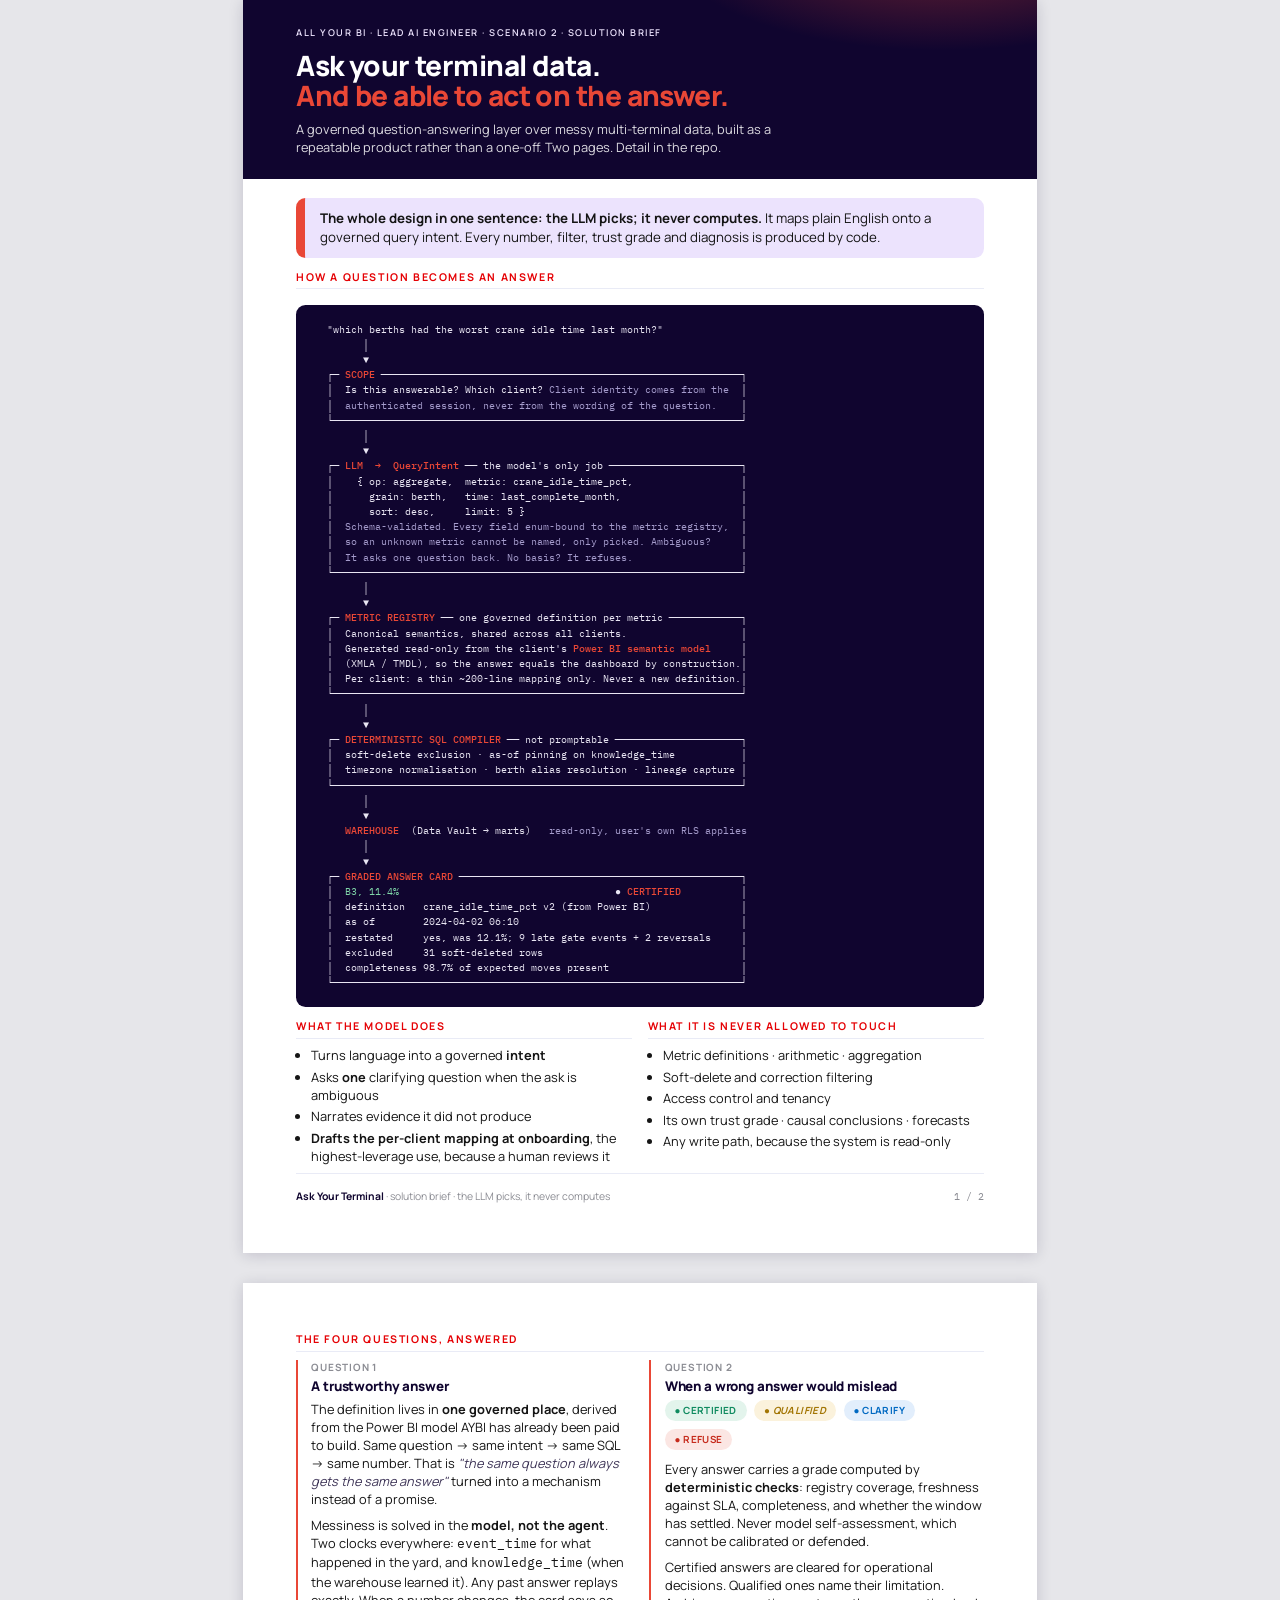
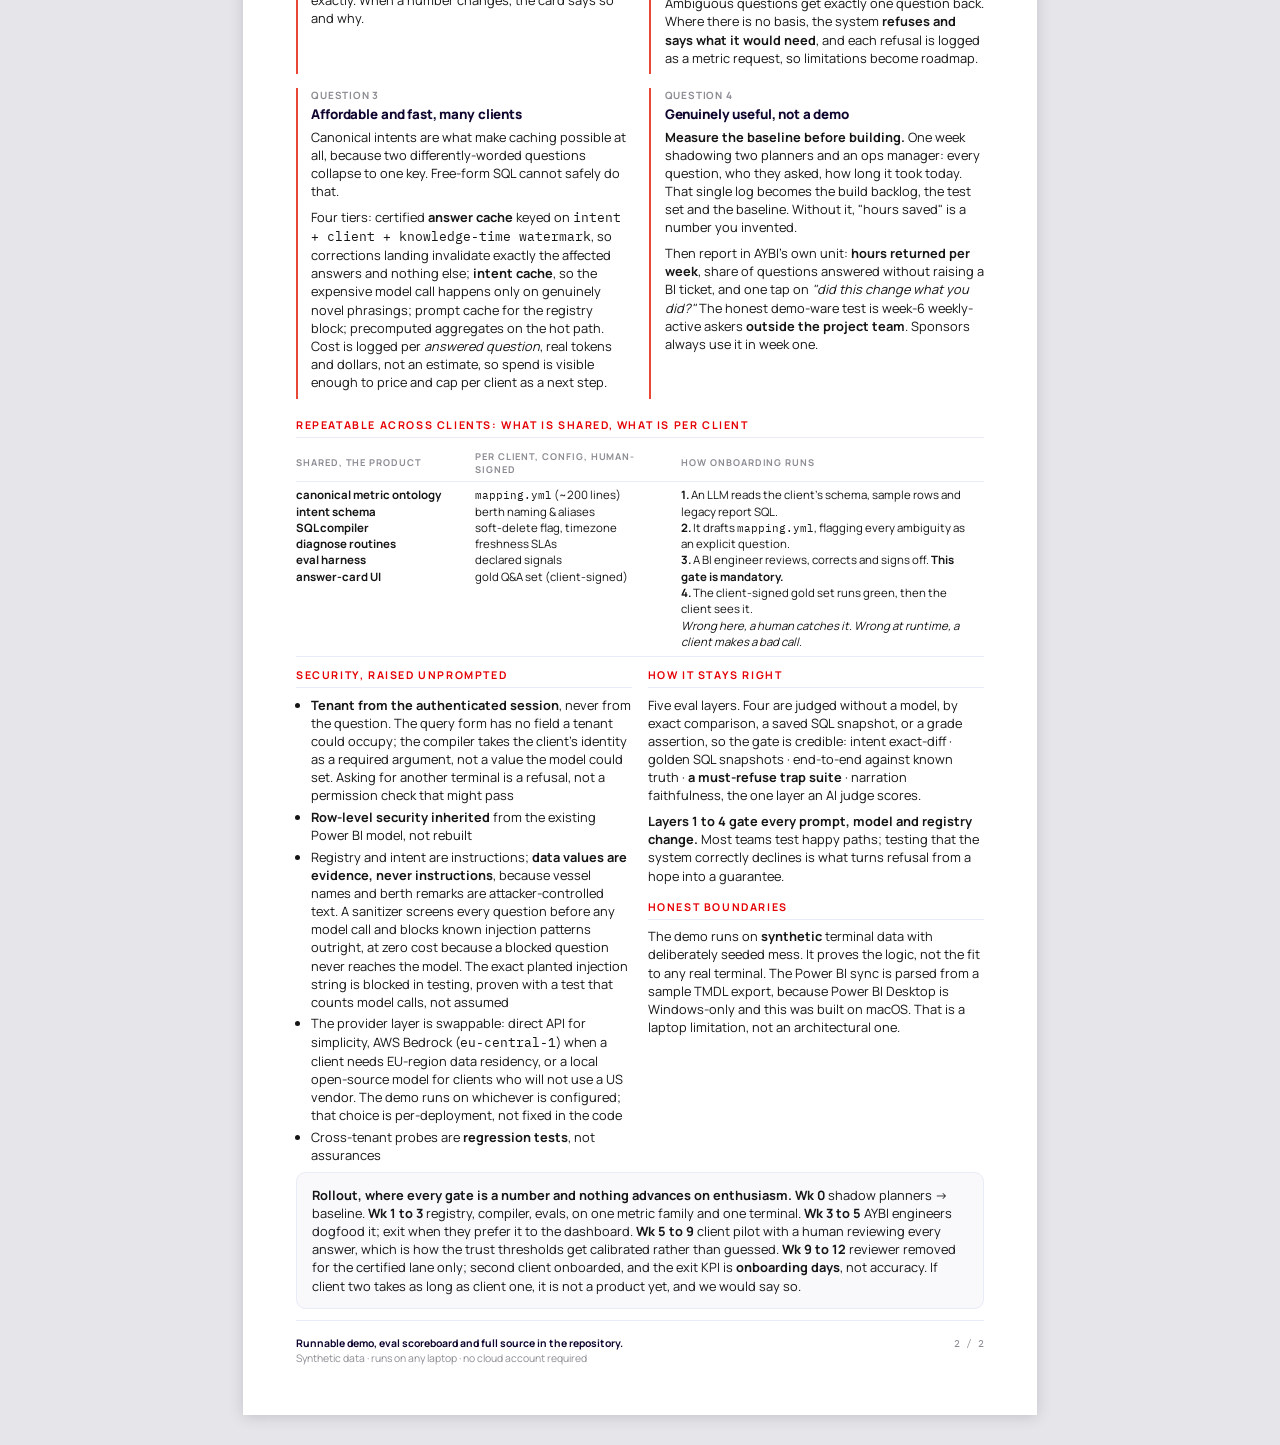
<file: SOLUTION_BRIEF.html>
<!DOCTYPE html>
<html lang="en">
<head>
<meta charset="utf-8">
<meta name="viewport" content="width=device-width, initial-scale=1">
<title>Ask Your Terminal · Solution Brief</title>
<link rel="preconnect" href="https://fonts.googleapis.com">
<link rel="preconnect" href="https://fonts.gstatic.com" crossorigin>
<link href="https://fonts.googleapis.com/css2?family=Manrope:wght@400;500;600;800&family=IBM+Plex+Mono:wght@400;500&display=swap" rel="stylesheet">
<style>
@page{size:A4;margin:13mm 14mm}
:root{--dark:#10052f;--brand:#e94736;--brand-dark:#e50004;--purple:#403759;
  --lilac:#ece3fd;--g1:#f9f9fb;--g2:#e9ebf6;--g3:#8b8c93;--ink:#151515}
*{box-sizing:border-box}
body{margin:0;background:#e6e6ea;color:var(--ink);
  font-family:Manrope,-apple-system,Segoe UI,sans-serif;font-size:9.6pt;line-height:1.42}
code,pre,.mono{font-family:"IBM Plex Mono",ui-monospace,Menlo,monospace}
.page{width:210mm;min-height:297mm;padding:13mm 14mm;margin:0 auto 8mm;background:#fff;
  box-shadow:0 2px 14px rgba(16,5,47,.16);display:flex;flex-direction:column}

/* masthead */
.mast{background:var(--dark);color:#fff;margin:-13mm -14mm 5mm;padding:7mm 14mm 6mm;
  background-image:radial-gradient(420px 160px at 88% -30%,rgba(233,71,54,.42),transparent 65%)}
.mast .kick{font-size:7pt;letter-spacing:.16em;text-transform:uppercase;color:var(--lilac);
  font-weight:600;margin:0 0 3mm}
.mast h1{font-size:21pt;line-height:1.06;font-weight:800;letter-spacing:-.02em;margin:0 0 2.5mm}
.mast h1 em{font-style:normal;color:var(--brand)}
.mast p{margin:0;font-size:9.6pt;color:rgba(255,255,255,.85);max-width:62ch}

h2{font-size:8pt;letter-spacing:.15em;text-transform:uppercase;color:var(--brand-dark);
  font-weight:700;margin:5mm 0 2mm;padding-bottom:1mm;border-bottom:1px solid var(--g2)}
h2:first-of-type{margin-top:0}
h3{font-size:10pt;font-weight:800;margin:0 0 1mm;letter-spacing:-.01em}
p{margin:0 0 2mm}
.lead{font-size:10.2pt}
strong{font-weight:700}
.q{color:var(--purple);font-style:italic}

pre{background:var(--dark);color:#e9e6f3;padding:4.5mm 5mm;border-radius:2.5mm;
  font-size:7.6pt;line-height:1.5;margin:2mm 0 3mm;overflow:hidden}
pre b{color:var(--brand);font-weight:500}
pre i{color:#a49bcb;font-style:normal}
pre u{color:#7fd6a8;text-decoration:none}

.two{display:grid;grid-template-columns:1fr 1fr;gap:4mm}
.four{display:grid;grid-template-columns:1fr 1fr;gap:3.5mm 5mm}
.blk{border-left:2px solid var(--brand);padding-left:3.5mm}
.blk h3{color:var(--dark)}
.blk .qn{font-size:7.5pt;letter-spacing:.08em;text-transform:uppercase;color:var(--g3);
  font-weight:700;margin:0 0 .8mm}
ul{margin:0 0 2mm;padding-left:4mm}
li{margin:0 0 .9mm}

.callout{background:var(--g1);border:1px solid var(--g2);border-radius:2.5mm;padding:3.5mm 4mm;margin:0 0 3mm}
.callout p:last-child{margin-bottom:0}
.hero-line{background:var(--lilac);border-radius:2.5mm;padding:3mm 4mm;margin:0 0 3mm;
  font-size:10pt;border-left:2.5mm solid var(--brand)}
.hero-line p{margin:0}

table{width:100%;border-collapse:collapse;font-size:8.6pt;margin:0 0 3mm}
th{text-align:left;font-size:7pt;letter-spacing:.1em;text-transform:uppercase;color:var(--g3);
  border-bottom:1.5px solid var(--g2);padding:1.2mm 3mm 1.2mm 0;font-weight:700}
td{border-bottom:.5px solid var(--g2);padding:1.5mm 3mm 1.5mm 0;vertical-align:top}
td:first-child{font-weight:700;white-space:nowrap}

.badges{display:flex;gap:2mm;flex-wrap:wrap;margin:0 0 2.5mm}
.b{font-size:7.4pt;font-weight:700;padding:1mm 2.6mm;border-radius:10mm;letter-spacing:.04em}
.b.c{background:#e3f4ec;color:#0f8a5f}.b.q{background:#fbf2dc;color:#a37605}
.b.k{background:#e2eefc;color:#0069c2}.b.r{background:#fbe6e3;color:#c62b1c}

footer{margin-top:auto;padding-top:4mm;border-top:1px solid var(--g2);
  display:flex;justify-content:space-between;gap:4mm;font-size:7.8pt;color:var(--g3)}
footer b{color:var(--dark)}
.pnum{font-family:"IBM Plex Mono",monospace}

@media print{
  body{background:#fff}
  .page{box-shadow:none;margin:0;width:auto;min-height:0;padding:0}
  .page+.page{page-break-before:always}
  .mast{margin:0 0 5mm;padding:7mm 8mm 6mm;border-radius:0;
    -webkit-print-color-adjust:exact;print-color-adjust:exact}
  pre,.hero-line,.callout,.b{-webkit-print-color-adjust:exact;print-color-adjust:exact}
}
</style>
</head>
<body>

<!-- ══════════════ PAGE 1 ══════════════ -->
<section class="page">
  <div class="mast">
    <p class="kick">All Your BI · Lead AI Engineer · Scenario 2 · Solution Brief</p>
    <h1>Ask your terminal data.<br><em>And be able to act on the answer.</em></h1>
    <p>A governed question-answering layer over messy multi-terminal data, built as a
      repeatable product rather than a one-off. Two pages. Detail in the repo.</p>
  </div>

  <div class="hero-line">
    <p><strong>The whole design in one sentence: the LLM picks; it never computes.</strong>
      It maps plain English onto a governed query intent. Every number, filter, trust grade
      and diagnosis is produced by code.</p>
  </div>

  <h2>How a question becomes an answer</h2>
<pre>  "which berths had the worst crane idle time last month?"
        │
        ▼
  ┌─ <b>SCOPE</b> ────────────────────────────────────────────────────────────┐
  │  Is this answerable? Which client? <i>Client identity comes from the</i>  │
  │  <i>authenticated session, never from the wording of the question.</i>    │
  └────────────────────────────────────────────────────────────────────┘
        │
        ▼
  ┌─ <b>LLM  →  QueryIntent</b> ── the model's only job ──────────────────────┐
  │    { op: aggregate,  metric: crane_idle_time_pct,                  │
  │      grain: berth,   time: last_complete_month,                    │
  │      sort: desc,     limit: 5 }                                    │
  │  <i>Schema-validated. Every field enum-bound to the metric registry,</i>  │
  │  <i>so an unknown metric cannot be named, only picked. Ambiguous?</i>     │
  │  <i>It asks one question back. No basis? It refuses.</i>                  │
  └────────────────────────────────────────────────────────────────────┘
        │
        ▼
  ┌─ <b>METRIC REGISTRY</b> ── one governed definition per metric ────────────┐
  │  Canonical semantics, shared across all clients.                   │
  │  Generated read-only from the client's <b>Power BI semantic model</b>     │
  │  (XMLA / TMDL), so the answer equals the dashboard by construction.│
  │  Per client: a thin ~200-line mapping only. Never a new definition.│
  └────────────────────────────────────────────────────────────────────┘
        │
        ▼
  ┌─ <b>DETERMINISTIC SQL COMPILER</b> ── not promptable ─────────────────────┐
  │  soft-delete exclusion · as-of pinning on knowledge_time           │
  │  timezone normalisation · berth alias resolution · lineage capture │
  └────────────────────────────────────────────────────────────────────┘
        │
        ▼
     <b>WAREHOUSE</b>  (Data Vault → marts)   <i>read-only, user's own RLS applies</i>
        │
        ▼
  ┌─ <b>GRADED ANSWER CARD</b> ───────────────────────────────────────────────┐
  │  <u>B3, 11.4%</u>                                    ● <b>CERTIFIED</b>          │
  │  definition   crane_idle_time_pct v2 (from Power BI)               │
  │  as of        2024-04-02 06:10                                     │
  │  restated     yes, was 12.1%; 9 late gate events + 2 reversals     │
  │  excluded     31 soft-deleted rows                                 │
  │  completeness 98.7% of expected moves present                      │
  └────────────────────────────────────────────────────────────────────┘</pre>

  <div class="two">
    <div>
      <h2>What the model does</h2>
      <ul>
        <li>Turns language into a governed <strong>intent</strong></li>
        <li>Asks <strong>one</strong> clarifying question when the ask is ambiguous</li>
        <li>Narrates evidence it did not produce</li>
        <li><strong>Drafts the per-client mapping at onboarding</strong>, the
          highest-leverage use, because a human reviews it</li>
      </ul>
    </div>
    <div>
      <h2>What it is never allowed to touch</h2>
      <ul>
        <li>Metric definitions · arithmetic · aggregation</li>
        <li>Soft-delete and correction filtering</li>
        <li>Access control and tenancy</li>
        <li>Its own trust grade · causal conclusions · forecasts</li>
        <li>Any write path, because the system is read-only</li>
      </ul>
    </div>
  </div>

  <footer>
    <div><b>Ask Your Terminal</b> · solution brief · the LLM picks, it never computes</div>
    <div class="pnum">1 / 2</div>
  </footer>
</section>

<!-- ══════════════ PAGE 2 ══════════════ -->
<section class="page">

  <h2>The four questions, answered</h2>

  <div class="four">
    <div class="blk">
      <p class="qn">Question 1</p>
      <h3>A trustworthy answer</h3>
      <p>The definition lives in <strong>one governed place</strong>, derived from the
        Power BI model AYBI has already been paid to build. Same question → same intent →
        same SQL → same number. That is <span class="q">"the same question always gets the
        same answer"</span> turned into a mechanism instead of a promise.</p>
      <p>Messiness is solved in the <strong>model, not the agent</strong>. Two clocks
        everywhere: <code>event_time</code> for what happened in the yard, and
        <code>knowledge_time</code> (when the warehouse learned it). Any past answer
        replays exactly. When a number changes, the card says so and why.</p>
    </div>

    <div class="blk">
      <p class="qn">Question 2</p>
      <h3>When a wrong answer would mislead</h3>
      <div class="badges">
        <span class="b c">● CERTIFIED</span><span class="b q">● QUALIFIED</span>
        <span class="b k">● CLARIFY</span><span class="b r">● REFUSE</span>
      </div>
      <p>Every answer carries a grade computed by <strong>deterministic checks</strong>:
        registry coverage, freshness against SLA, completeness, and whether the window has
        settled. Never model self-assessment, which cannot be calibrated or defended.</p>
      <p>Certified answers are cleared for operational decisions. Qualified ones name their
        limitation. Ambiguous questions get exactly one question back. Where there is no
        basis, the system <strong>refuses and says what it would need</strong>, and each
        refusal is logged as a metric request, so limitations become roadmap.</p>
    </div>

    <div class="blk">
      <p class="qn">Question 3</p>
      <h3>Affordable and fast, many clients</h3>
      <p>Canonical intents are what make caching possible at all, because two
        differently-worded questions collapse to one key. Free-form SQL cannot safely
        do that.</p>
      <p>Four tiers: certified <strong>answer cache</strong> keyed on
        <code>intent + client + knowledge-time watermark</code>, so corrections landing
        invalidate exactly the affected answers and nothing else; <strong>intent
        cache</strong>, so the expensive model call happens only on genuinely novel
        phrasings; prompt cache for the registry block; precomputed aggregates on the hot
        path. Cost is logged per <em>answered question</em>, real tokens and dollars, not an
        estimate, so spend is visible enough to price and cap per client as a next step.</p>
    </div>

    <div class="blk">
      <p class="qn">Question 4</p>
      <h3>Genuinely useful, not a demo</h3>
      <p><strong>Measure the baseline before building.</strong> One week shadowing two
        planners and an ops manager: every question, who they asked, how long it took
        today. That single log becomes the build backlog, the test set and the baseline.
        Without it, "hours saved" is a number you invented.</p>
      <p>Then report in AYBI's own unit: <strong>hours returned per week</strong>, share of
        questions answered without raising a BI ticket, and one tap on <em>"did this change
        what you did?"</em> The honest demo-ware test is week-6 weekly-active askers
        <strong>outside the project team</strong>. Sponsors always use it in week one.</p>
    </div>
  </div>

  <h2>Repeatable across clients: what is shared, what is per client</h2>
  <table>
    <tr><th style="width:26%">Shared, the product</th><th style="width:30%">Per client, config, human-signed</th><th>How onboarding runs</th></tr>
    <tr>
      <td>canonical metric ontology<br>intent schema<br>SQL compiler<br>diagnose routines<br>eval harness<br>answer-card UI</td>
      <td><code>mapping.yml</code> (~200 lines)<br>berth naming &amp; aliases<br>soft-delete flag, timezone<br>freshness SLAs<br>declared signals<br>gold Q&amp;A set (client-signed)</td>
      <td><strong>1.</strong> An LLM reads the client's schema, sample rows and legacy report SQL.<br>
        <strong>2.</strong> It drafts <code>mapping.yml</code>, flagging every ambiguity as an explicit question.<br>
        <strong>3.</strong> A BI engineer reviews, corrects and signs off. <strong>This gate is mandatory.</strong><br>
        <strong>4.</strong> The client-signed gold set runs green, then the client sees it.<br>
        <em>Wrong here, a human catches it. Wrong at runtime, a client makes a bad call.</em></td>
    </tr>
  </table>

  <div class="two">
    <div>
      <h2>Security, raised unprompted</h2>
      <ul>
        <li><strong>Tenant from the authenticated session</strong>, never from the question.
          The query form has no field a tenant could occupy; the compiler takes the client's
          identity as a required argument, not a value the model could set. Asking for
          another terminal is a refusal, not a permission check that might pass</li>
        <li><strong>Row-level security inherited</strong> from the existing Power BI model,
          not rebuilt</li>
        <li>Registry and intent are instructions; <strong>data values are evidence,
          never instructions</strong>, because vessel names and berth remarks are
          attacker-controlled text. A sanitizer screens every question before any model
          call and blocks known injection patterns outright, at zero cost because a
          blocked question never reaches the model. The exact planted injection string is
          blocked in testing, proven with a test that counts model calls, not assumed</li>
        <li>The provider layer is swappable: direct API for simplicity, AWS Bedrock
          (<code>eu-central-1</code>) when a client needs EU-region data residency, or a
          local open-source model for clients who will not use a US vendor. The demo runs on
          whichever is configured; that choice is per-deployment, not fixed in the code</li>
        <li>Cross-tenant probes are <strong>regression tests</strong>, not assurances</li>
      </ul>
    </div>
    <div>
      <h2>How it stays right</h2>
      <p>Five eval layers. Four are judged without a model, by exact comparison, a saved
        SQL snapshot, or a grade assertion, so the gate is credible: intent exact-diff ·
        golden SQL snapshots · end-to-end against known truth ·
        <strong>a must-refuse trap suite</strong> · narration faithfulness, the one layer an
        AI judge scores.</p>
      <p><strong>Layers 1 to 4 gate every prompt, model and registry change.</strong> Most
        teams test happy paths; testing that the system correctly declines is what turns
        refusal from a hope into a guarantee.</p>
      <h2 style="margin-top:4mm">Honest boundaries</h2>
      <p>The demo runs on <strong>synthetic</strong> terminal data with deliberately seeded
        mess. It proves the logic, not the fit to any real terminal. The Power BI sync is
        parsed from a sample TMDL export, because Power BI Desktop is Windows-only and this
        was built on macOS. That is a laptop limitation, not an architectural one.</p>
    </div>
  </div>

  <div class="callout">
    <p><strong>Rollout, where every gate is a number and nothing advances on
      enthusiasm.</strong> <strong>Wk 0</strong> shadow planners → baseline.
      <strong>Wk 1 to 3</strong> registry, compiler, evals, on one metric family and one
      terminal. <strong>Wk 3 to 5</strong> AYBI engineers dogfood it; exit when they prefer
      it to the dashboard. <strong>Wk 5 to 9</strong> client pilot with a human reviewing
      every answer, which is how the trust thresholds get calibrated rather than guessed.
      <strong>Wk 9 to 12</strong> reviewer removed for the certified lane only; second
      client onboarded, and the exit KPI is <strong>onboarding days</strong>, not accuracy.
      If client two takes as long as client one, it is not a product yet, and we would
      say so.</p>
  </div>

  <footer>
    <div><b>Runnable demo, eval scoreboard and full source in the repository.</b><br>
      Synthetic data · runs on any laptop · no cloud account required</div>
    <div class="pnum">2 / 2</div>
  </footer>
</section>

</body>
</html>
</file>
